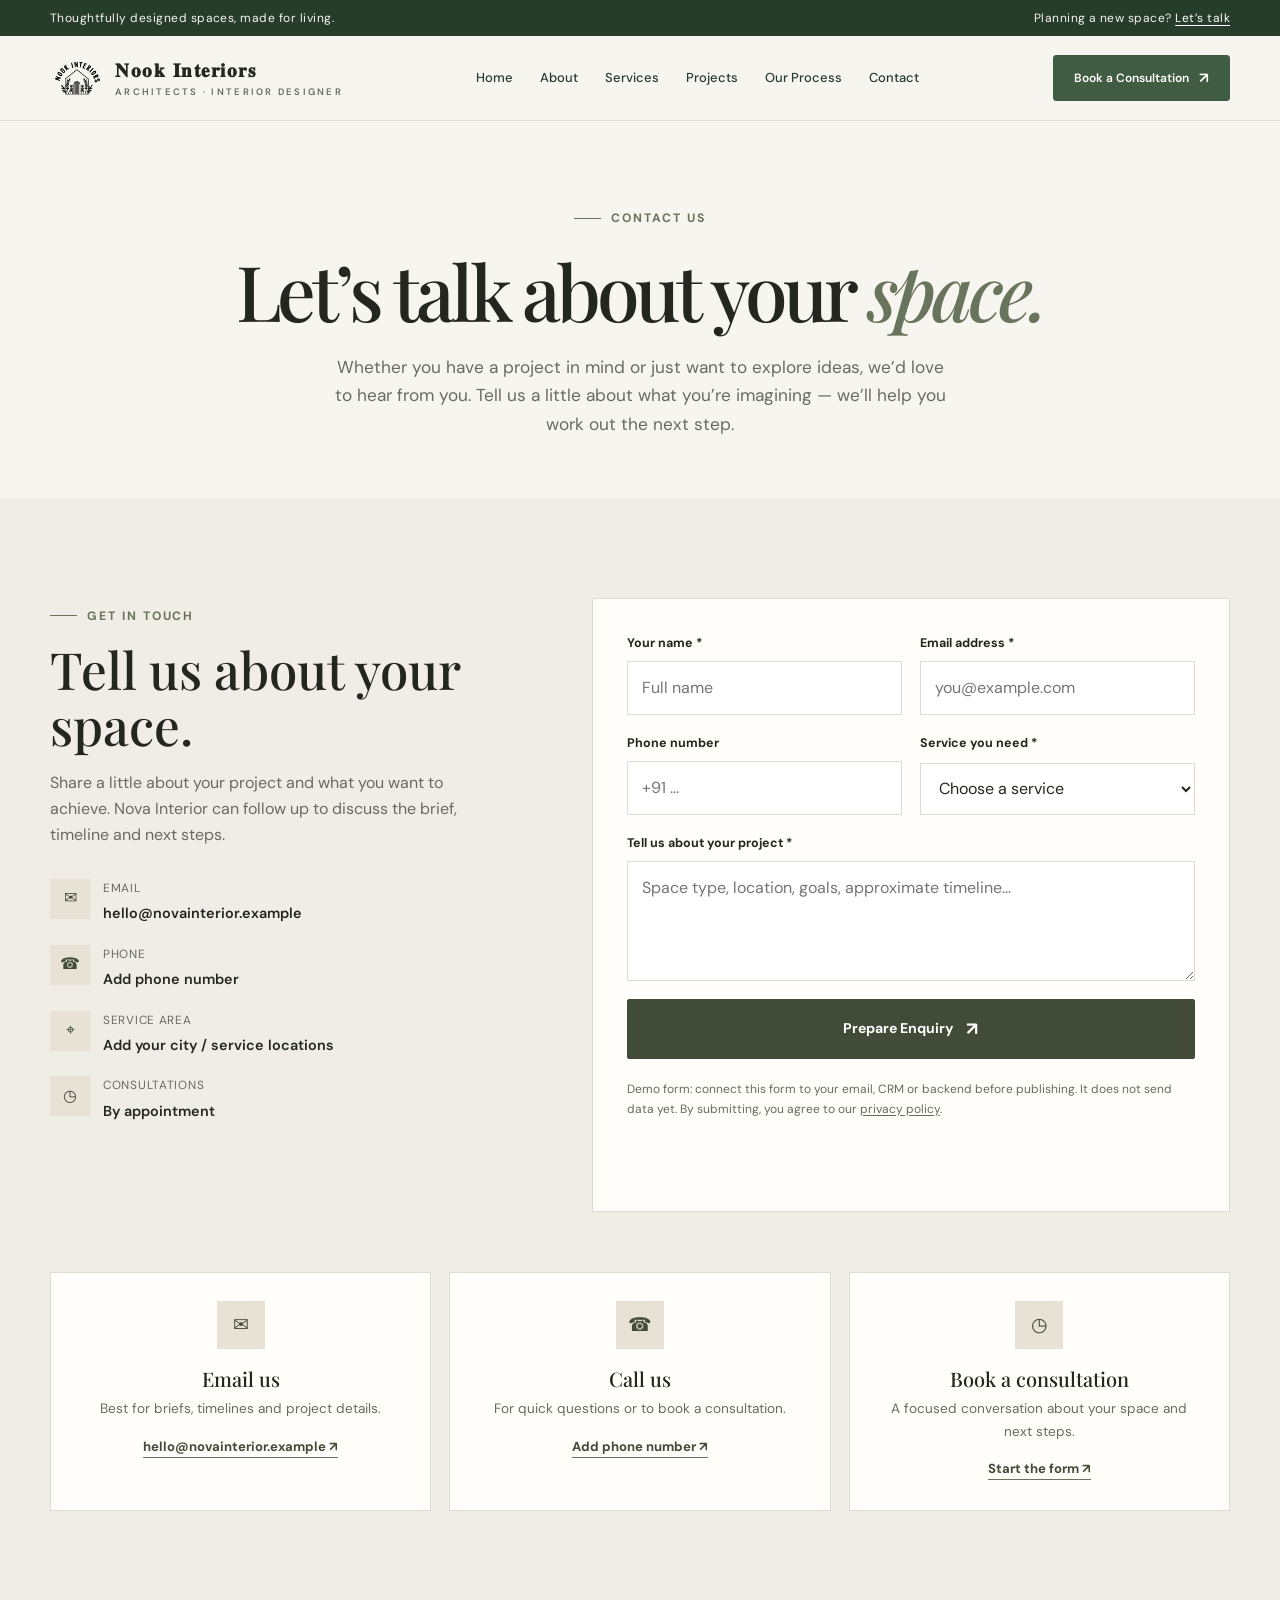
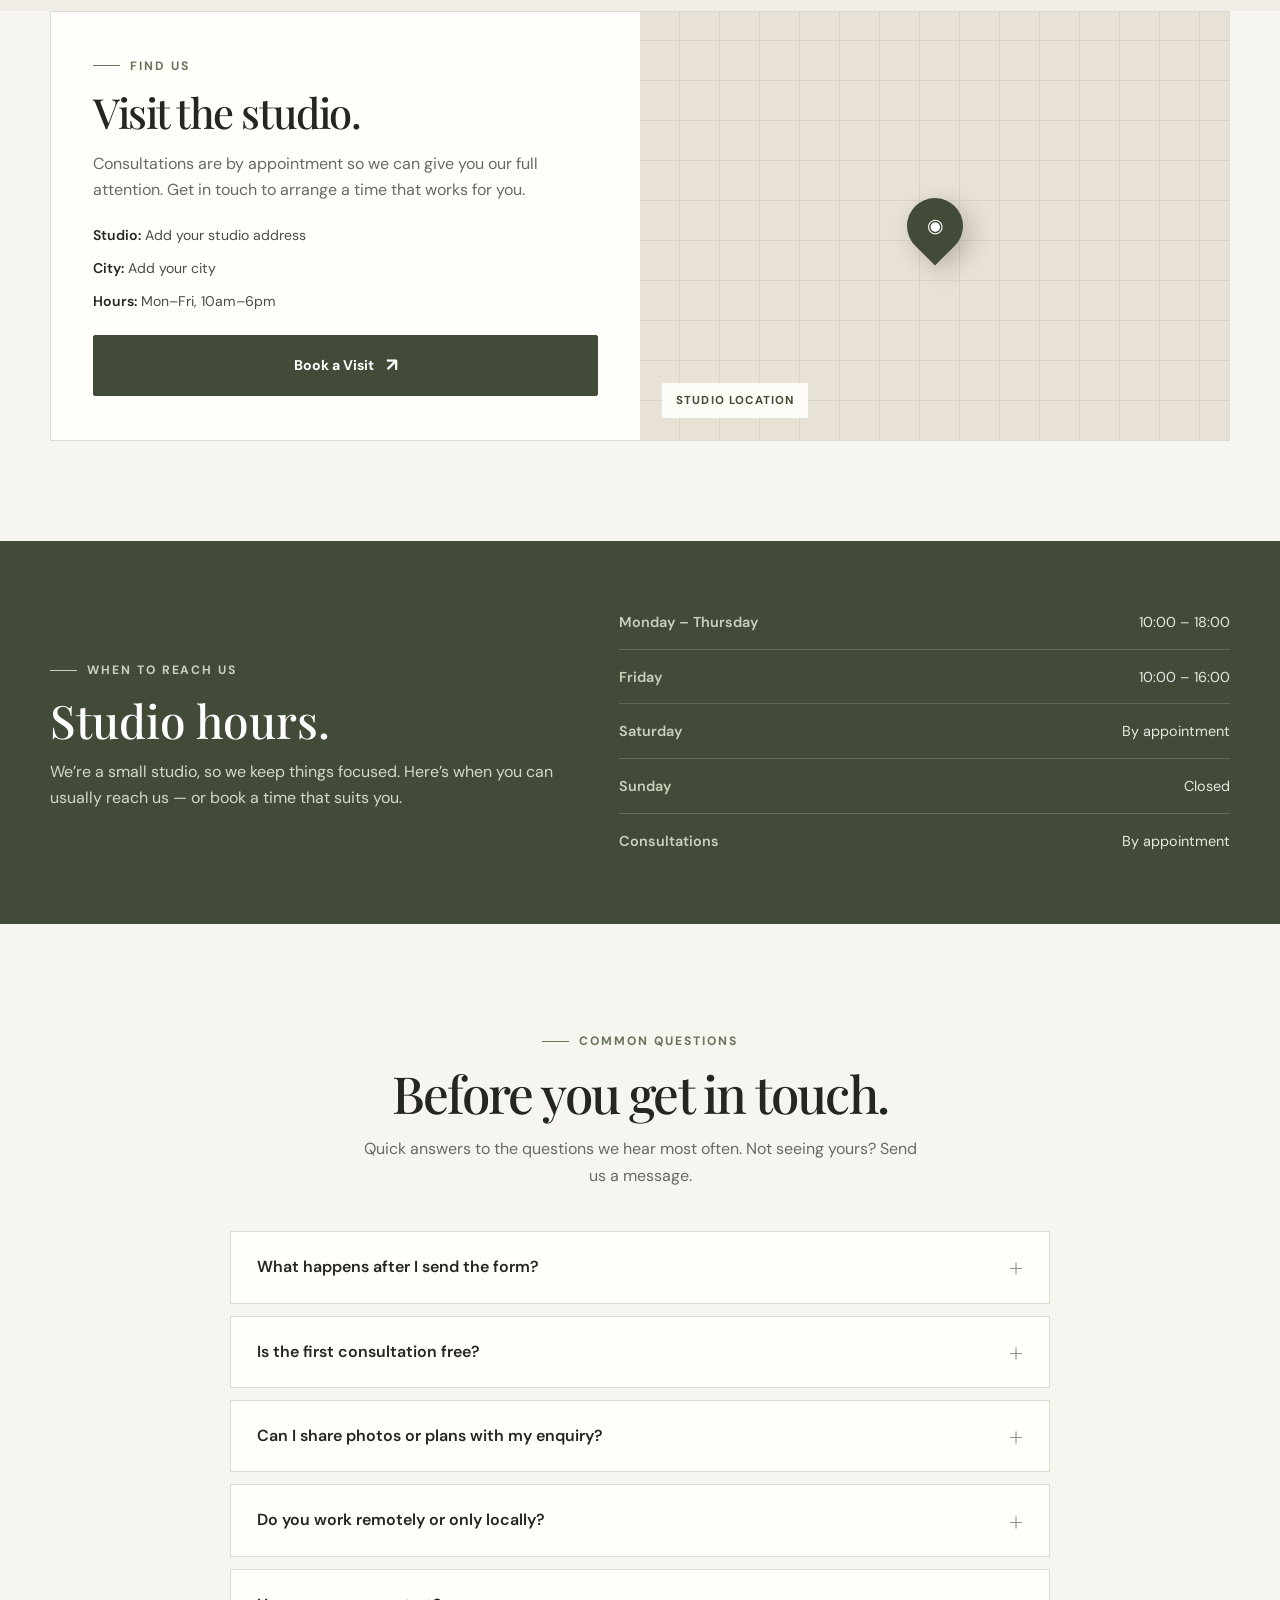
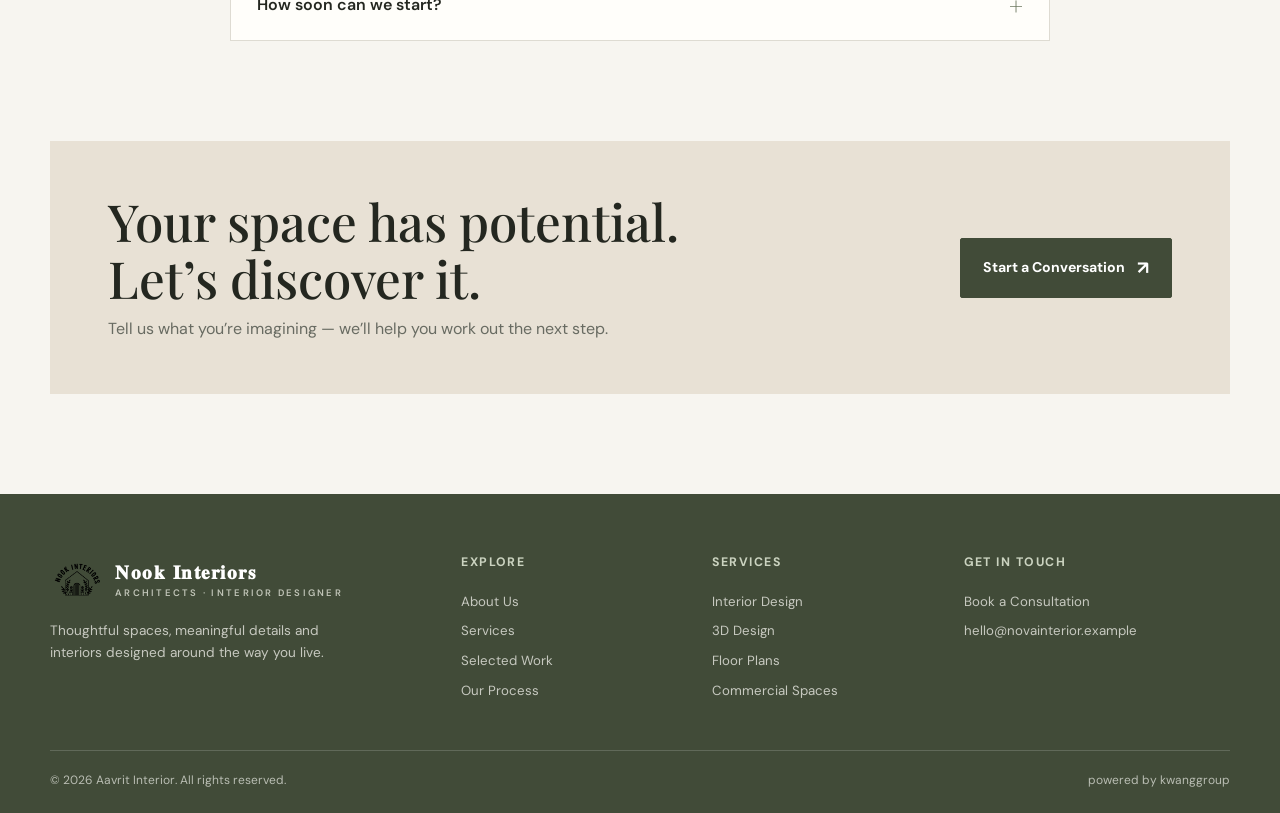
<file: contact.html>
<!DOCTYPE html>
<html lang="en">
<head>
  <meta charset="UTF-8">
  <meta name="viewport" content="width=device-width, initial-scale=1">
  <meta name="description" content="Get in touch with Nova Interior — book a consultation, ask about a project, or start a conversation about your space.">
  <meta name="theme-color" content="#f7f5f0">
  <title>Contact Us | Nova Interior</title>
  <link rel="preconnect" href="https://fonts.googleapis.com">
  <link rel="preconnect" href="https://fonts.gstatic.com" crossorigin>
  <link href="https://fonts.googleapis.com/css2?family=DM+Sans:wght@400;500;600;700&family=Playfair+Display:wght@500;600;700&display=swap" rel="stylesheet">
  <link rel="stylesheet" href="contact.css">
  <link rel="stylesheet" href="nav.css">
  <link rel="stylesheet" href="footer.css">
</head>
<body>
  <div class="topbar">
    <div class="container topbar-inner">
      <span>Thoughtfully designed spaces, made for living.</span>
      <span>Planning a new space? <a href="#contact">Let’s talk</a></span>
    </div>
  </div>

<!-- Dynamic Header / Navbar -->
<header class="site-header">
  <div class="container nav">

    <!-- Brand Logo -->
    <a class="brand" href="index.html" aria-label="Home">
      <img
        src="images/nova-logo.png"
        alt="Business logo"
        class="brand-logo"
        width="56"
        height="56"
      >

      <span class="brand-name">
        𝐍𝐨𝐨𝐤 𝐈𝐧𝐭𝐞𝐫𝐢𝐨𝐫𝐬
        <small>ARCHITECTS · INTERIOR DESIGNER</small>
      </span>
    </a>

    <!-- Navigation Links -->
    <nav
      class="nav-links"
      id="navLinks"
      aria-label="Main navigation"
    >
      <a href="index.html">Home</a>
      <a href="about.html">About</a>
      <a href="service.html">Services</a>
      <a href="project.html">Projects</a>
      <a href="our.html">Our Process</a>
      <a href="contact.html">Contact</a>
    </nav>

    <!-- Navigation Actions -->
    <div class="nav-actions">
      <a class="btn consultation-btn" href="contact.html">
        Book a Consultation
        <span class="arrow" aria-hidden="true">↗</span>
      </a>

      <button
        class="menu-toggle"
        id="menuToggle"
        type="button"
        aria-label="Open navigation menu"
        aria-controls="navLinks"
        aria-expanded="false"
      >
        <span class="menu-icon" aria-hidden="true">☰</span>
      </button>
    </div>

  </div>
</header>


  <main>
    <!-- Page Hero -->
    <section class="page-hero">
      <div class="container">
        <span class="eyebrow">Contact us</span>
        <h1>Let’s talk about your <em>space.</em></h1>
        <p>Whether you have a project in mind or just want to explore ideas, we’d love to hear from you. Tell us a little about what you’re imagining — we’ll help you work out the next step.</p>
      </div>
    </section>

    <!-- Contact form + details -->
    <section class="section contact" id="contact">
      <div class="container">
        <div class="contact-grid">
          <div class="contact-copy">
            <span class="eyebrow">Get in touch</span>
            <h2>Tell us about your space.</h2>
            <p>Share a little about your project and what you want to achieve. Nova Interior can follow up to discuss the brief, timeline and next steps.</p>
            <div class="contact-details">
              <div class="contact-detail">
                <span class="symbol">✉</span>
                <div><small>Email</small><strong><a href="mailto:hello@novainterior.example">hello@novainterior.example</a></strong></div>
              </div>
              <div class="contact-detail">
                <span class="symbol">☎</span>
                <div><small>Phone</small><strong><a href="tel:+910000000000">Add phone number</a></strong></div>
              </div>
              <div class="contact-detail">
                <span class="symbol">⌖</span>
                <div><small>Service area</small><strong>Add your city / service locations</strong></div>
              </div>
              <div class="contact-detail">
                <span class="symbol">◷</span>
                <div><small>Consultations</small><strong>By appointment</strong></div>
              </div>
            </div>
          </div>

          <form class="contact-form" id="contactForm">
            <div class="form-grid">
              <div class="field"><label for="name">Your name *</label><input id="name" name="name" autocomplete="name" placeholder="Full name" required></div>
              <div class="field"><label for="email">Email address *</label><input id="email" name="email" type="email" autocomplete="email" placeholder="you@example.com" required></div>
              <div class="field"><label for="phone">Phone number</label><input id="phone" name="phone" type="tel" autocomplete="tel" placeholder="+91 ..."></div>
              <div class="field"><label for="service">Service you need *</label><select id="service" name="service" required><option value="">Choose a service</option><option>Interior Design</option><option>3D Design &amp; Elevation</option><option>Floor Plans &amp; Drawings</option><option>Furniture &amp; Styling</option><option>Residential Interiors</option><option>Commercial Interiors</option><option>Not sure yet</option></select></div>
              <div class="field full"><label for="message">Tell us about your project *</label><textarea id="message" name="message" placeholder="Space type, location, goals, approximate timeline..." required></textarea></div>
              <div class="field full"><button class="btn" type="submit">Prepare Enquiry <span class="arrow">↗</span></button><p class="form-note">Demo form: connect this form to your email, CRM or backend before publishing. It does not send data yet. By submitting, you agree to our <a href="#">privacy policy</a>.</p><div class="form-status" id="formStatus" role="status" aria-live="polite"></div></div>
            </div>
          </form>
        </div>

        <!-- Quick channels -->
        <div class="channels">
          <div class="channel">
            <span class="symbol">✉</span>
            <h3>Email us</h3>
            <p>Best for briefs, timelines and project details.</p>
            <a href="mailto:hello@novainterior.example">hello@novainterior.example ↗</a>
          </div>
          <div class="channel">
            <span class="symbol">☎</span>
            <h3>Call us</h3>
            <p>For quick questions or to book a consultation.</p>
            <a href="tel:+910000000000">Add phone number ↗</a>
          </div>
          <div class="channel">
            <span class="symbol">◷</span>
            <h3>Book a consultation</h3>
            <p>A focused conversation about your space and next steps.</p>
            <a href="#contactForm">Start the form ↗</a>
          </div>
        </div>
      </div>
    </section>

    <!-- Map / Location -->
    <section class="section" id="location" style="padding-top:0">
      <div class="container">
        <div class="map-block">
          <div class="map-info">
            <span class="eyebrow">Find us</span>
            <h2>Visit the studio.</h2>
            <p>Consultations are by appointment so we can give you our full attention. Get in touch to arrange a time that works for you.</p>
            <div class="map-detail">
              <div><strong>Studio:</strong> Add your studio address</div>
              <div><strong>City:</strong> Add your city</div>
              <div><strong>Hours:</strong> Mon–Fri, 10am–6pm</div>
            </div>
            <a class="btn" href="index.html#contact">Book a Visit <span class="arrow">↗</span></a>
          </div>
          <div class="map-visual" role="img" aria-label="Map placeholder showing studio location">
            <div class="pin"><span>◉</span></div>
            <div class="map-label">Studio location</div>
          </div>
        </div>
      </div>
    </section>

    <!-- Office hours -->
    <section class="hours">
      <div class="container">
        <div class="hours-grid">
          <div class="hours-copy">
            <span class="eyebrow">When to reach us</span>
            <h2>Studio hours.</h2>
            <p>We’re a small studio, so we keep things focused. Here’s when you can usually reach us — or book a time that suits you.</p>
          </div>
          <ul class="hours-list">
            <li><span>Monday – Thursday</span><span>10:00 – 18:00</span></li>
            <li><span>Friday</span><span>10:00 – 16:00</span></li>
            <li><span>Saturday</span><span>By appointment</span></li>
            <li><span>Sunday</span><span>Closed</span></li>
            <li><span>Consultations</span><span>By appointment</span></li>
          </ul>
        </div>
      </div>
    </section>

    <!-- FAQ -->
    <section class="section" id="faq">
      <div class="container">
        <div class="section-head center">
          <span class="eyebrow">Common questions</span>
          <h2>Before you get in touch.</h2>
          <p>Quick answers to the questions we hear most often. Not seeing yours? Send us a message.</p>
        </div>
        <div class="faq-grid">
          <details class="faq-item">
            <summary>What happens after I send the form?</summary>
            <div class="faq-answer">We’ll read your enquiry and get back to you — usually within a couple of working days — to arrange a short conversation about your space, goals, timeline and budget. From there, we’ll recommend the right next step.</div>
          </details>
          <details class="faq-item">
            <summary>Is the first consultation free?</summary>
            <div class="faq-answer">Our initial conversation is about understanding your project — we’ll let you know clearly what’s included and any costs before you commit to anything. Add your specific policy here before launch.</div>
          </details>
          <details class="faq-item">
            <summary>Can I share photos or plans with my enquiry?</summary>
            <div class="faq-answer">Yes, absolutely — photos or plans help a lot. Mention in your message that you have them and we’ll reply with a way to send them securely.</div>
          </details>
          <details class="faq-item">
            <summary>Do you work remotely or only locally?</summary>
            <div class="faq-answer">We work on both local and remote projects. Many services — plans, visualisations, styling direction — can be delivered remotely with video calls. Add your service area details here before launch.</div>
          </details>
          <details class="faq-item">
            <summary>How soon can we start?</summary>
            <div class="faq-answer">That depends on scope and our current schedule. Tell us your timeline in the form and we’ll be upfront about availability and what’s realistic.</div>
          </details>
        </div>
      </div>
    </section>

    <!-- CTA -->
    <section class="cta-section" style="padding-top:0">
      <div class="container">
        <div class="cta-panel">
          <div>
            <h2>Your space has potential. Let’s discover it.</h2>
            <p>Tell us what you’re imagining — we’ll help you work out the next step.</p>
          </div>
          <a class="btn" href="#contact">Start a Conversation <span class="arrow">↗</span></a>
        </div>
      </div>
    </section>
  </main>
<footer>
  <div class="container">
    <div class="footer-grid">

      <!-- Brand -->
      <div class="footer-brand">
        <a class="brand" href="index.html" aria-label="R CREAATIONS & DESIGNS home">
          <img
            src="images/nova-logo.png"
            alt="R CREAATIONS & DESIGNS Logo"
            class="brand-logo"
          >
           <span class="brand-name">
           𝐍𝐨𝐨𝐤 𝐈𝐧𝐭𝐞𝐫𝐢𝐨𝐫𝐬
            <small>ARCHITECTS · INTERIOR DESIGNER</small>
          </span>
        </a>

        <p>
          Thoughtful spaces, meaningful details and interiors
          designed around the way you live.
        </p>
      </div>

      <!-- Explore -->
      <div class="footer-col">
        <h4>Explore</h4>
        <a href="about.html">About Us</a>
        <a href="service.html">Services</a>
        <a href="project.html">Selected Work</a>
        <a href="our.html">Our Process</a>
      </div>

      <!-- Services -->
      <div class="footer-col">
        <h4>Services</h4>
        <a href="service.html">Interior Design</a>
        <a href="service.html">3D Design</a>
        <a href="service.html">Floor Plans</a>
        <a href="service.html">Commercial Spaces</a>
      </div>

      <!-- Contact -->
      <div class="footer-col">
        <h4>Get in Touch</h4>
        <a href="contact.html">Book a Consultation</a>
        <a href="mailto:hello@novainterior.example">
          hello@novainterior.example
        </a>
      </div>

    </div>

    <!-- Bottom Footer -->
    <div class="footer-bottom">
      <span>
        © <span id="year"></span> Aavrit Interior. All rights reserved.
      </span>
      <span>powered by kwanggroup</span>
    </div>
  </div>
</footer>


  <script>
    const toggle = document.getElementById('menuToggle');
    const nav = document.getElementById('navLinks');
    toggle.addEventListener('click', () => {
      const open = nav.classList.toggle('open');
      toggle.setAttribute('aria-expanded', String(open));
      toggle.setAttribute('aria-label', open ? 'Close menu' : 'Open menu');
      toggle.textContent = open ? '×' : '☰';
    });
    nav.querySelectorAll('a').forEach(link => link.addEventListener('click', () => {
      nav.classList.remove('open');
      toggle.setAttribute('aria-expanded', 'false');
      toggle.setAttribute('aria-label', 'Open menu');
      toggle.textContent = '☰';
    }));
    document.getElementById('year').textContent = new Date().getFullYear();
    
/* ==========================================
   GLOBAL SCROLL REVEAL
   Works across all sections and pages
========================================== */

(() => {
  function initScrollReveal() {
    // Avoid duplicate initialization
    if (document.documentElement.dataset.revealInitialized === 'true') {
      return;
    }

    document.documentElement.dataset.revealInitialized = 'true';

    const selectors = [
      'main section',
      'main article',
      'main [data-reveal]',
      'main .section',
      'main .page-hero',
      'body > section',
      'body > article',
      'body > .section',
      'body > .page-hero',
      'footer'
    ];

    const elements = document.querySelectorAll(
      [...new Set(selectors)].join(',')
    );

    // Do not hide anything if animations are unsupported
    if (!('IntersectionObserver' in window)) {
      return;
    }

    // Enable animation only after initialization
    document.documentElement.classList.add('js-reveal-enabled');

    const observer = new IntersectionObserver(
      (entries, currentObserver) => {
        entries.forEach((entry) => {
          if (entry.isIntersecting) {
            entry.target.classList.add('is-revealed');
            currentObserver.unobserve(entry.target);
          }
        });
      },
      {
        threshold: 0.08,
        rootMargin: '0px 0px -35px 0px'
      }
    );

    elements.forEach((element) => {
      // Prevent nested sections from conflicting
      element.classList.add('reveal-on-scroll');

      observer.observe(element);
    });
  }

  if (document.readyState === 'loading') {
    document.addEventListener(
      'DOMContentLoaded',
      initScrollReveal,
      { once: true }
    );
  } else {
    initScrollReveal();
  }
})();

  </script>
</body>
</html>
</file>
<file: contact.css>
/* ============================================
   ROOT VARIABLES
   ============================================ */
:root {
  --ink: #242720;
  --muted: #686b62;
  --cream: #f7f5f0;
  --paper: #fffefa;
  --olive: #68745b;
  --olive-dark: #414b38;
  --sand: #e8e1d5;
  --line: #dedbd2;
  --serif: "Playfair Display", Georgia, serif;
  --sans: "DM Sans", Arial, sans-serif;
  --container: 1180px;
}

/* ============================================
   RESET & BASE
   ============================================ */
* {
  box-sizing: border-box;
}

html {
  scroll-behavior: smooth;
  scroll-padding-top: 88px;
}

body {
  margin: 0;
  background: var(--cream);
  color: var(--ink);
  font-family: var(--sans);
  line-height: 1.65;
}

img {
  display: block;
  width: 100%;
  height: auto;
}

a {
  color: inherit;
  text-decoration: none;
}

button,
input,
select,
textarea {
  font: inherit;
}

button,
a {
  -webkit-tap-highlight-color: transparent;
}

/* ============================================
   LAYOUT UTILITIES
   ============================================ */
.container {
  width: min(var(--container), calc(100% - 48px));
  margin-inline: auto;
}

.eyebrow {
  display: inline-flex;
  align-items: center;
  gap: 10px;
  color: var(--olive);
  font-size: 0.76rem;
  font-weight: 700;
  letter-spacing: 0.16em;
  text-transform: uppercase;
}

.eyebrow::before {
  content: "";
  width: 27px;
  height: 1px;
  background: currentColor;
}

.section {
  padding: 100px 0;
}

.section-head {
  max-width: 650px;
  margin-bottom: 42px;
}

.section-head h2 {
  font: 500 clamp(2.2rem, 4vw, 3.5rem) / 1.12 var(--serif);
  letter-spacing: -0.035em;
  margin: 14px 0;
}

.section-head p {
  color: var(--muted);
  margin: 0;
  max-width: 570px;
}

.section-head.center {
  max-width: 720px;
  margin-inline: auto;
  text-align: center;
}

.section-head.center .eyebrow {
  justify-content: center;
}

.section-head.center p {
  margin-inline: auto;
}

/* ============================================
   BUTTONS
   ============================================ */
.btn {
  display: inline-flex;
  align-items: center;
  justify-content: center;
  gap: 12px;
  padding: 14px 22px;
  border: 1px solid var(--olive-dark);
  background: var(--olive-dark);
  color: #fff;
  border-radius: 2px;
  font-size: 0.88rem;
  font-weight: 700;
  transition: transform 0.2s, background 0.2s, color 0.2s;
}

.btn:hover {
  transform: translateY(-2px);
  background: var(--olive);
  border-color: var(--olive);
}

.btn-light {
  background: transparent;
  color: var(--ink);
  border-color: var(--line);
}

.btn-light:hover {
  color: #fff;
}

.arrow {
  font-size: 1.15rem;
}

/* ============================================
   TOP BAR
   ============================================ */
.topbar {
  background: var(--olive-dark);
  color: #f7f5f0;
  font-size: 0.75rem;
  letter-spacing: 0.04em;
}

.topbar-inner {
  display: flex;
  justify-content: space-between;
  gap: 16px;
  padding: 8px 0;
}

.topbar a {
  text-decoration: underline;
  text-underline-offset: 3px;
}

/* Header / Nav */
header {
  position: sticky;
  top: 0;
  z-index: 50;
  background: rgba(247, 245, 240, 0.94);
  backdrop-filter: blur(16px);
  -webkit-backdrop-filter: blur(16px);
  border-bottom: 1px solid rgba(222, 219, 210, 0.8);
}

.nav {
  height: 82px;
  display: flex;
  align-items: center;
  justify-content: space-between;
  gap: 28px;
}

.brand {
  display: flex;
  align-items: center;
  gap: 11px;
  flex-shrink: 0;
  text-decoration: none;
}

/* Logo Image */
.brand-mark {
  width: 48px;
  height: 48px;
  display: flex;
  align-items: center;
  justify-content: center;
  flex-shrink: 0;
  overflow: hidden;
  border: none;
  color: inherit;
  font: inherit;
  transform: none;
}

.brand-mark img {
  display: block;
  width: 100%;
  height: 100%;
  object-fit: contain;
}

/* Remove old N letter styling */
.brand-mark span {
  display: none;
}

.brand-name {
  font: 600 1.2rem var(--serif);
  letter-spacing: 0.08em;
  line-height: 1.15;
  color: var(--ink);
}

.brand-name small {
  display: block;
  font: 600 0.59rem var(--sans);
  letter-spacing: 0.24em;
  color: var(--muted);
  margin-top: 5px;
}

.nav-links {
  display: flex;
  align-items: center;
  gap: 30px;
  font-size: 0.86rem;
  color: #45483f;
}

.nav-links a {
  text-decoration: none;
  transition: color 0.25s ease;
}

.nav-links a:hover {
  color: var(--olive);
}

.nav-actions {
  display: flex;
  align-items: center;
  gap: 12px;
}

.nav-actions .btn {
  padding: 12px 16px;
}

.menu-toggle {
  display: none;
  background: none;
  border: 0;
  font-size: 1.6rem;
  color: var(--ink);
  padding: 8px;
  cursor: pointer;
}

/* Responsive Header */
@media (max-width: 1024px) {
  .nav {
    gap: 18px;
  }

  .nav-links {
    gap: 18px;
  }

  .brand-name {
    font-size: 1.05rem;
  }

  .nav-actions .btn {
    padding: 11px 12px;
    font-size: 0.85rem;
  }
}

@media (max-width: 768px) {
  .nav {
    height: 72px;
    gap: 12px;
  }

  .brand-mark {
    width: 42px;
    height: 42px;
  }

  .brand {
    gap: 8px;
  }

  .brand-name {
    font-size: 1rem;
  }

  .brand-name small {
    font-size: 0.5rem;
    letter-spacing: 0.15em;
  }

  .nav-links {
    display: none;
  }

  .nav-actions {
    gap: 8px;
  }

  .nav-actions .btn {
    padding: 10px 12px;
    font-size: 0.78rem;
  }

  .menu-toggle {
    display: block;
  }
}

@media (max-width: 480px) {
  .nav {
    height: 68px;
  }

  .brand-mark {
    width: 36px;
    height: 36px;
  }

  .brand-name {
    font-size: 0.9rem;
    letter-spacing: 0.05em;
  }

  .brand-name small {
    font-size: 0.45rem;
    letter-spacing: 0.12em;
    margin-top: 4px;
  }

  .nav-actions .btn {
    padding: 9px 10px;
    font-size: 0.7rem;
  }
}

/* ============================================
   PAGE HERO
   ============================================ */
.page-hero {
  padding: 80px 0 60px;
  text-align: center;
}

.page-hero .eyebrow {
  justify-content: center;
}

.page-hero h1 {
  font: 500 clamp(3rem, 6vw, 5.4rem) / 1.02 var(--serif);
  letter-spacing: -0.055em;
  margin: 22px auto 24px;
  max-width: 900px;
}

.page-hero h1 em {
  font-weight: 500;
  color: var(--olive);
}

.page-hero p {
  max-width: 620px;
  margin: 0 auto;
  color: var(--muted);
  font-size: 1.08rem;
}

/* ============================================
   CONTACT SECTION
   ============================================ */
.contact {
  background: #efede6;
}

.contact-grid {
  display: grid;
  grid-template-columns: 0.85fr 1.15fr;
  gap: 70px;
}

.contact-copy h2 {
  font: 500 clamp(2.3rem, 4vw, 3.5rem) / 1.1 var(--serif);
  margin: 15px 0;
}

.contact-copy > p {
  color: var(--muted);
  max-width: 440px;
}

.contact-details {
  margin-top: 30px;
  display: grid;
  gap: 18px;
}

.contact-detail {
  display: flex;
  gap: 13px;
  align-items: flex-start;
}

.contact-detail .symbol {
  width: 40px;
  height: 40px;
  background: var(--sand);
  display: grid;
  place-items: center;
  color: var(--olive-dark);
  flex-shrink: 0;
  font-size: 1rem;
}

.contact-detail small {
  display: block;
  color: var(--muted);
  font-size: 0.74rem;
  letter-spacing: 0.06em;
  text-transform: uppercase;
  margin-bottom: 2px;
}

.contact-detail strong {
  font-size: 0.9rem;
  font-weight: 600;
}

.contact-detail a {
  color: inherit;
  border-bottom: 1px solid transparent;
  transition: border-color 0.2s;
}

.contact-detail a:hover {
  border-bottom-color: var(--olive);
}

/* ============================================
   CONTACT FORM
   ============================================ */
.contact-form {
  background: var(--paper);
  padding: 34px;
  border: 1px solid var(--line);
}

.form-grid {
  display: grid;
  grid-template-columns: 1fr 1fr;
  gap: 18px;
}

.field {
  display: grid;
  gap: 7px;
}

.field.full {
  grid-column: 1 / -1;
}

.field label {
  font-size: 0.78rem;
  font-weight: 700;
}

.field input,
.field select,
.field textarea {
  width: 100%;
  padding: 13px 14px;
  background: #fff;
  border: 1px solid var(--line);
  outline: none;
  border-radius: 0;
  color: var(--ink);
}

.field input:focus,
.field select:focus,
.field textarea:focus {
  border-color: var(--olive);
}

.field textarea {
  min-height: 120px;
  resize: vertical;
}

.form-note {
  font-size: 0.75rem;
  color: var(--muted);
  margin: 14px 0 18px;
}

.form-note a {
  text-decoration: underline;
  text-underline-offset: 2px;
}

.form-status {
  font-size: 0.85rem;
  margin-top: 12px;
  color: var(--olive-dark);
  min-height: 1.5em;
}

/* ============================================
   QUICK CHANNELS
   ============================================ */
.channels {
  display: grid;
  grid-template-columns: repeat(3, 1fr);
  gap: 18px;
  margin-top: 60px;
}

.channel {
  background: var(--paper);
  border: 1px solid var(--line);
  padding: 28px 26px;
  text-align: center;
  transition: transform 0.25s, box-shadow 0.25s;
}

.channel:hover {
  transform: translateY(-5px);
  box-shadow: 0 20px 40px #262a2010;
}

.channel .symbol {
  width: 48px;
  height: 48px;
  margin: 0 auto 16px;
  background: var(--sand);
  display: grid;
  place-items: center;
  color: var(--olive-dark);
  font-size: 1.2rem;
}

.channel h3 {
  font: 500 1.25rem var(--serif);
  margin: 0 0 6px;
}

.channel p {
  font-size: 0.85rem;
  color: var(--muted);
  margin: 0 0 12px;
}

.channel a {
  font-size: 0.82rem;
  font-weight: 700;
  color: var(--olive-dark);
  border-bottom: 1px solid var(--olive);
  padding-bottom: 2px;
}

/* ============================================
   MAP / LOCATION
   ============================================ */
.map-block {
  background: var(--paper);
  border: 1px solid var(--line);
  display: grid;
  grid-template-columns: 1fr 1fr;
  overflow: hidden;
}

.map-info {
  padding: 44px 42px;
  display: flex;
  flex-direction: column;
  justify-content: center;
}

.map-info h2 {
  font: 500 clamp(1.9rem, 3.4vw, 2.6rem) / 1.14 var(--serif);
  letter-spacing: -0.035em;
  margin: 12px 0 16px;
}

.map-info p {
  color: var(--muted);
  margin: 0 0 20px;
}

.map-info .map-detail {
  display: grid;
  gap: 10px;
  margin-bottom: 22px;
}

.map-info .map-detail div {
  font-size: 0.88rem;
  color: #4a4d44;
}

.map-info .map-detail strong {
  color: var(--ink);
  font-weight: 600;
}

.map-visual {
  min-height: 380px;
  background: var(--sand);
  display: grid;
  place-items: center;
  position: relative;
  overflow: hidden;
}

.map-visual::before {
  content: "";
  position: absolute;
  inset: 0;
  background-image:
    repeating-linear-gradient(0deg, transparent, transparent 39px, #d5cfc1 39px, #d5cfc1 40px),
    repeating-linear-gradient(90deg, transparent, transparent 39px, #d5cfc1 39px, #d5cfc1 40px);
  opacity: 0.7;
}

.map-visual .pin {
  position: relative;
  width: 56px;
  height: 56px;
  background: var(--olive-dark);
  border-radius: 50% 50% 50% 0;
  transform: rotate(-45deg);
  display: grid;
  place-items: center;
  box-shadow: 0 10px 24px #0003;
}

.map-visual .pin span {
  transform: rotate(45deg);
  color: #fff;
  font-size: 1.2rem;
}

.map-visual .map-label {
  position: absolute;
  bottom: 22px;
  left: 22px;
  background: #fffefaed;
  padding: 8px 14px;
  font-size: 0.72rem;
  letter-spacing: 0.1em;
  text-transform: uppercase;
  font-weight: 700;
  color: var(--olive-dark);
}

/* ============================================
   HOURS SECTION
   ============================================ */
.hours {
  background: var(--olive-dark);
  color: #fff;
  padding: 56px 0;
}

.hours-grid {
  display: grid;
  grid-template-columns: 1fr 1.2fr;
  gap: 60px;
  align-items: center;
}

.hours-copy .eyebrow {
  color: #c9d1bc;
}

.hours-copy h2 {
  font: 500 clamp(2rem, 3.6vw, 2.9rem) / 1.14 var(--serif);
  margin: 14px 0 12px;
}

.hours-copy p {
  color: #d4d7cd;
  margin: 0;
}

.hours-list {
  list-style: none;
  padding: 0;
  margin: 0;
  display: grid;
  gap: 2px;
}

.hours-list li {
  display: flex;
  justify-content: space-between;
  gap: 20px;
  padding: 14px 0;
  border-bottom: 1px solid #ffffff2a;
  font-size: 0.9rem;
}

.hours-list li:last-child {
  border-bottom: 0;
}

.hours-list li span:first-child {
  color: #c9d1bc;
  font-weight: 600;
}

.hours-list li span:last-child {
  color: #e7e8e2;
}

/* ============================================
   FAQ
   ============================================ */
.faq-grid {
  max-width: 820px;
  margin: 0 auto;
  display: grid;
  gap: 12px;
}

.faq-item {
  background: var(--paper);
  border: 1px solid var(--line);
}

.faq-item summary {
  cursor: pointer;
  padding: 22px 26px;
  font-weight: 600;
  font-size: 1rem;
  list-style: none;
  display: flex;
  justify-content: space-between;
  align-items: center;
  gap: 20px;
}

.faq-item summary::-webkit-details-marker {
  display: none;
}

.faq-item summary::after {
  content: "+";
  font: 500 1.5rem var(--serif);
  color: var(--olive);
  transition: transform 0.2s;
  line-height: 1;
}

.faq-item[open] summary::after {
  transform: rotate(45deg);
}

.faq-item[open] summary {
  color: var(--olive-dark);
}

.faq-answer {
  padding: 0 26px 24px;
  color: var(--muted);
  font-size: 0.93rem;
  line-height: 1.7;
}

/* ============================================
   CTA SECTION
   ============================================ */
.cta-section {
  padding: 0 0 100px;
}

.cta-panel {
  background: var(--sand);
  display: grid;
  grid-template-columns: 1fr auto;
  gap: 25px;
  align-items: center;
  padding: 52px 58px;
}

.cta-panel h2 {
  font: 500 clamp(2.2rem, 4vw, 3.4rem) / 1.1 var(--serif);
  margin: 0 0 10px;
  max-width: 650px;
}

.cta-panel p {
  margin: 0;
  color: var(--muted);
}

/* ============================================
   FOOTER
   ============================================ */
footer {
  background: #242920;
  color: #f5f3ec;
  padding: 58px 0 22px;
}

.footer-grid {
  display: grid;
  grid-template-columns: 1.4fr 0.8fr 0.8fr 1fr;
  gap: 38px;
  padding-bottom: 40px;
}

.footer-brand .brand-name {
  color: #fff;
}

.footer-brand .brand-name small {
  color: #c0c4b7;
}

.footer-brand .brand-mark {
  color: #d1d8c7;
  border-color: #9da88d;
}

.footer-brand p {
  max-width: 300px;
  color: #c7c9c0;
  font-size: 0.85rem;
}

.footer-col h4 {
  font-size: 0.77rem;
  letter-spacing: 0.12em;
  text-transform: uppercase;
  color: #cbd3c0;
  margin: 0 0 18px;
}

.footer-col a,
.footer-col p {
  display: block;
  color: #c7c9c0;
  font-size: 0.83rem;
  margin: 8px 0;
}

.footer-col a:hover {
  color: #fff;
}

.footer-bottom {
  border-top: 1px solid #ffffff2a;
  padding-top: 20px;
  display: flex;
  justify-content: space-between;
  gap: 16px;
  color: #b9bdb3;
  font-size: 0.75rem;
}

.mobile-cta {
  display: none;
}

/* ============================================
   RESPONSIVE — 950px
   ============================================ */
@media (max-width: 950px) {
  .nav-links {
    gap: 17px;
  }

  .nav-actions .btn {
    display: none;
  }

  .contact-grid {
    gap: 35px;
  }

  .channels {
    grid-template-columns: 1fr;
  }

  .map-block {
    grid-template-columns: 1fr;
  }

  .map-visual {
    min-height: 260px;
  }

  .hours-grid {
    grid-template-columns: 1fr;
    gap: 32px;
  }

  .footer-grid {
    grid-template-columns: 1.2fr 1fr;
  }
}

/* ============================================
   RESPONSIVE — 720px
   ============================================ */
@media (max-width: 720px) {
  .container {
    width: min(100% - 34px, var(--container));
  }

  .topbar-inner {
    justify-content: center;
    text-align: center;
  }

  .topbar-inner span:first-child {
    display: none;
  }

  .nav {
    height: 72px;
  }

  .menu-toggle {
    display: block;
  }

  .nav-links {
    display: none;
    position: absolute;
    top: 72px;
    left: 0;
    right: 0;
    background: var(--cream);
    padding: 20px 24px 25px;
    border-bottom: 1px solid var(--line);
    flex-direction: column;
    align-items: stretch;
    gap: 0;
  }

  .nav-links.open {
    display: flex;
  }

  .nav-links a {
    padding: 12px 0;
    border-bottom: 1px solid var(--line);
  }

  .nav-links a:last-child {
    border: 0;
  }

  .page-hero {
    padding: 48px 0 40px;
  }

  .section {
    padding: 68px 0;
  }

  .contact-grid {
    grid-template-columns: 1fr;
    gap: 38px;
  }

  .contact-form {
    padding: 23px 18px;
  }

  .form-grid {
    grid-template-columns: 1fr;
  }

  .field.full {
    grid-column: auto;
  }

  .map-info {
    padding: 30px 24px;
  }

  .hours {
    padding: 48px 0;
  }

  .faq-item summary {
    padding: 18px 20px;
    font-size: 0.94rem;
  }

  .faq-answer {
    padding: 0 20px 20px;
  }

  .cta-section {
    padding-bottom: 68px;
  }

  .cta-panel {
    grid-template-columns: 1fr;
    padding: 32px 25px;
  }

  .footer-grid {
    grid-template-columns: 1fr 1fr;
    gap: 30px 20px;
  }

  .footer-brand {
    grid-column: 1 / -1;
  }

  .footer-bottom {
    flex-direction: column;
  }

  .mobile-cta {
    position: fixed;
    bottom: 12px;
    left: 12px;
    right: 12px;
    z-index: 40;
    display: flex;
    justify-content: center;
  }

  .mobile-cta a {
    width: 100%;
    box-shadow: 0 8px 24px #0002;
  }

  .contact {
    padding-bottom: 92px;
  }
}

/* ============================================
   REDUCED MOTION
   ============================================ */
@media (prefers-reduced-motion: reduce) {
  html {
    scroll-behavior: auto;
  }

  *,
  *::before,
  *::after {
    transition: none !important;
    animation: none !important;
  }
}
</file>
<file: nav.css>
/* ==========================================
   AAVRIT INTERIOR — RESPONSIVE NAVBAR
   Desktop • Tablet • Mobile
   ========================================== */

/* ---------- 1. Global Variables ---------- */

:root {
  --nav-bg: rgba(247, 245, 240, 0.94);
  --nav-text: #263d2b;
  --nav-muted: #6c756b;
  --nav-accent: #405c42;
  --nav-accent-hover: #2e4531;
  --nav-border: rgba(38, 61, 43, 0.12);
  --nav-white: #ffffff;
  --nav-transition: 0.3s ease;
}

/* ---------- 2. Topbar ---------- */

.topbar {
  width: 100%;
  background: #263d2b;
  color: #f7f5f0;
  font-size: 12px;
  line-height: 1.5;
  position: relative;
  z-index: 1001;
}

.topbar-inner {
  min-height: 36px;
  display: flex;
  align-items: center;
  justify-content: space-between;
  gap: 20px;
  padding-top: 7px;
  padding-bottom: 7px;
}

.topbar-inner span {
  margin: 0;
}

.topbar a {
  color: #ffffff;
  text-decoration: underline;
  text-underline-offset: 3px;
  transition: opacity var(--nav-transition);
}

.topbar a:hover {
  opacity: 0.75;
}

/* ---------- 3. Main Header ---------- */

header {
  width: 100%;
  position: sticky;
  top: 0;
  z-index: 1000;

  background: var(--nav-bg);
  border-bottom: 1px solid var(--nav-border);

  -webkit-backdrop-filter: blur(16px);
  backdrop-filter: blur(16px);
}

/* ---------- 4. Container ---------- */

.container {
  width: min(100% - 48px, 1240px);
  margin-inline: auto;
}

/* ---------- 5. Navbar Layout ---------- */

.nav {
  min-height: 84px;
  display: flex;
  align-items: center;
  justify-content: space-between;
  gap: 30px;
}

/* ---------- 6. Brand / Logo ---------- */

.brand {
  display: inline-flex;
  align-items: center;
  gap: 12px;

  flex-shrink: 0;
  min-width: 0;

  color: var(--nav-text);
  text-decoration: none;
}

/* Logo image styling */

.brand-logo {
  display: block;

  width: 54px;
  height: 54px;

  flex-shrink: 0;
  object-fit: contain;
  object-position: center;

  border: 0;
  border-radius: 0;

  transition:
    transform 0.35s ease,
    opacity 0.35s ease;
}

.brand:hover .brand-logo {
  transform: scale(1.04);
}

/* Brand name */

.brand-name {
  display: flex;
  flex-direction: column;
  justify-content: center;

  font-family: "DM Sans", sans-serif;
  font-size: 18px;
  font-weight: 700;
  line-height: 1.25;
  letter-spacing: 0.2px;

  color: var(--nav-text);
  white-space: nowrap;
}

.brand-name small {
  display: block;
  margin-top: 5px;

  font-size: 9px;
  font-weight: 500;
  line-height: 1.4;
  letter-spacing: 1.25px;

  color: var(--nav-muted);
}

/* ---------- 7. Navigation Links ---------- */

.nav-links {
  display: flex;
  align-items: center;
  justify-content: center;
  gap: 27px;

  flex: 1;
  min-width: 0;
}

.nav-links a {
  position: relative;

  display: inline-flex;
  align-items: center;

  padding: 10px 0;

  color: var(--nav-text);
  text-decoration: none;

  font-family: "DM Sans", sans-serif;
  font-size: 13px;
  font-weight: 500;
  line-height: 1.5;

  white-space: nowrap;

  transition:
    color var(--nav-transition),
    opacity var(--nav-transition);
}

/* Underline hover animation */

.nav-links a::after {
  content: "";
  position: absolute;

  left: 0;
  bottom: 3px;

  width: 100%;
  height: 1px;

  background: var(--nav-accent);

  transform: scaleX(0);
  transform-origin: right;

  transition: transform 0.3s ease;
}

.nav-links a:hover {
  color: var(--nav-accent);
}

.nav-links a:hover::after {
  transform: scaleX(1);
  transform-origin: left;
}

/* ---------- 8. Navbar Actions ---------- */

.nav-actions {
  display: flex;
  align-items: center;
  justify-content: flex-end;
  gap: 14px;

  flex-shrink: 0;
}

/* Consultation button */

.nav-actions > .btn {
  display: inline-flex;
  align-items: center;
  justify-content: center;
  gap: 10px;

  min-height: 46px;
  padding: 0 20px;

  background: var(--nav-accent);
  color: var(--nav-white);

  border: 1px solid var(--nav-accent);
  border-radius: 3px;

  font-family: "DM Sans", sans-serif;
  font-size: 12px;
  font-weight: 600;
  line-height: 1.4;
  text-align: center;
  text-decoration: none;
  white-space: nowrap;

  transition:
    background var(--nav-transition),
    border-color var(--nav-transition),
    transform var(--nav-transition);
}

.nav-actions > .btn:hover {
  background: var(--nav-accent-hover);
  border-color: var(--nav-accent-hover);
  transform: translateY(-1px);
}

.nav-actions .arrow {
  display: inline-block;
  font-size: 15px;
  line-height: 1;

  transition: transform var(--nav-transition);
}

.nav-actions > .btn:hover .arrow {
  transform: translate(2px, -2px);
}

/* ---------- 9. Hamburger Button ---------- */

.menu-toggle {
  display: none;

  align-items: center;
  justify-content: center;

  width: 44px;
  height: 44px;
  padding: 0;

  background: transparent;
  color: var(--nav-text);

  border: 1px solid var(--nav-border);
  border-radius: 3px;

  font-family: Arial, sans-serif;
  font-size: 25px;
  line-height: 1;

  cursor: pointer;

  transition:
    background var(--nav-transition),
    color var(--nav-transition),
    border-color var(--nav-transition);
}

.menu-toggle:hover {
  background: var(--nav-accent);
  color: #ffffff;
  border-color: var(--nav-accent);
}

.menu-toggle:focus-visible,
.nav-links a:focus-visible,
.nav-actions .btn:focus-visible,
.brand:focus-visible {
  outline: 2px solid var(--nav-accent);
  outline-offset: 4px;
}

/* ==========================================
   10. SMALL DESKTOP / LAPTOP
   ========================================== */

@media (max-width: 1150px) {
  .container {
    width: min(100% - 40px, 1240px);
  }

  .nav {
    gap: 20px;
    min-height: 78px;
  }

  .brand {
    gap: 9px;
  }

  .brand-logo {
    width: 48px;
    height: 48px;
  }

  .brand-name {
    font-size: 16px;
  }

  .brand-name small {
    font-size: 8px;
    letter-spacing: 1px;
  }

  .nav-links {
    gap: 18px;
  }

  .nav-links a {
    font-size: 12px;
  }

  .nav-actions > .btn {
    padding: 0 14px;
    min-height: 43px;
    font-size: 11px;
  }
}

/* ==========================================
   11. TABLET AND MOBILE NAVIGATION
   ========================================== */

@media (max-width: 900px) {
  .container {
    width: calc(100% - 36px);
  }

  .nav {
    min-height: 74px;
    gap: 12px;
  }

  .brand-logo {
    width: 46px;
    height: 46px;
  }

  .brand-name {
    font-size: 16px;
  }

  .brand-name small {
    font-size: 8px;
    letter-spacing: 0.9px;
  }

  /* Mobile menu panel */

  .nav-links {
    position: absolute;
    top: 100%;
    left: 0;
    right: 0;

    display: flex;
    flex-direction: column;
    align-items: stretch;
    justify-content: flex-start;
    gap: 0;

    width: 100%;
    max-height: calc(100dvh - 110px);
    overflow-y: auto;

    padding: 12px 22px 20px;

    background: #f7f5f0;
    border-bottom: 1px solid var(--nav-border);
    box-shadow: 0 14px 24px rgba(25, 40, 28, 0.08);

    visibility: hidden;
    opacity: 0;
    pointer-events: none;

    transform: translateY(-8px);

    transition:
      opacity 0.25s ease,
      transform 0.25s ease,
      visibility 0.25s ease;
  }

  .nav-links.open {
    visibility: visible;
    opacity: 1;
    pointer-events: auto;
    transform: translateY(0);
  }

  .nav-links a {
    display: flex;
    align-items: center;

    width: 100%;
    padding: 15px 2px;

    border-bottom: 1px solid rgba(38, 61, 43, 0.09);

    font-size: 14px;
  }

  .nav-links a:last-child {
    border-bottom: 0;
  }

  .nav-links a::after {
    display: none;
  }

  .nav-links a:hover {
    padding-left: 7px;
  }

  /* Show hamburger */

  .menu-toggle {
    display: inline-flex;
    flex-shrink: 0;
  }

  .nav-actions {
    gap: 10px;
  }
}

/* ==========================================
   12. MOBILE
   ========================================== */

@media (max-width: 600px) {
  .container {
    width: calc(100% - 32px);
  }

  /* Topbar */

  .topbar {
    font-size: 10px;
  }

  .topbar-inner {
    min-height: 34px;
    gap: 10px;
  }

  .topbar-inner span {
    max-width: 60%;
  }

  .topbar-inner span:last-child {
    text-align: right;
  }

  /* Header */

  .nav {
    min-height: 68px;
    gap: 8px;
  }

  /* Logo image */

  .brand {
    gap: 8px;
    max-width: calc(100% - 54px);
  }

  .brand-logo {
    width: 42px;
    height: 42px;
  }

  .brand-name {
    font-size: 15px;
    letter-spacing: 0;
  }

  .brand-name small {
    margin-top: 3px;
    font-size: 7px;
    letter-spacing: 0.7px;
  }

  /* Hide consultation CTA on mobile */

  .nav-actions > .btn {
    display: none;
  }

  .menu-toggle {
    width: 42px;
    height: 42px;
    font-size: 24px;
  }

  .nav-actions {
    margin-left: auto;
  }

  /* Mobile dropdown */

  .nav-links {
    padding: 10px 20px 18px;
    max-height: calc(100dvh - 102px);
  }

  .nav-links a {
    padding: 14px 2px;
    font-size: 14px;
  }
}

/* ==========================================
   13. EXTRA SMALL MOBILE
   ========================================== */

@media (max-width: 380px) {
  .container {
    width: calc(100% - 24px);
  }

  .topbar {
    font-size: 9px;
  }

  .topbar-inner {
    gap: 6px;
  }

  .brand {
    gap: 6px;
  }

  .brand-logo {
    width: 36px;
    height: 36px;
  }

  .brand-name {
    font-size: 13px;
  }

  .brand-name small {
    font-size: 6px;
    letter-spacing: 0.5px;
  }

  .nav {
    min-height: 64px;
  }

  .menu-toggle {
    width: 38px;
    height: 38px;
  }
}

/* ==========================================
   14. REDUCED MOTION ACCESSIBILITY
   ========================================== */

@media (prefers-reduced-motion: reduce) {
  .brand-logo,
  .nav-links,
  .nav-links a,
  .nav-links a::after,
  .nav-actions > .btn,
  .nav-actions .arrow,
  .menu-toggle,
  .topbar a {
    transition: none;
  }
}
</file>
<file: footer.css>
/* ============================================
   ROOT VARIABLES
   ============================================ */
:root {
  --ink: #242720;
  --muted: #686b62;
  --cream: #f7f5f0;
  --olive: #68745b;
  --olive-dark: #414b38;
  --line: #dedbd2;
  --serif: "Playfair Display", Georgia, serif;
  --sans: "DM Sans", Arial, sans-serif;
  --container: 1180px;
}

/* ============================================
   BASE (needed by footer)
   ============================================ */
* {
  box-sizing: border-box;
}

body {
  margin: 0;
  background: var(--cream);
  color: var(--ink);
  font-family: var(--sans);
  line-height: 1.65;
}

img {
  display: block;
  width: 100%;
  height: auto;
}

a {
  color: inherit;
  text-decoration: none;
}

button {
  font: inherit;
  -webkit-tap-highlight-color: transparent;
}

a {
  -webkit-tap-highlight-color: transparent;
}

/* ============================================
   LAYOUT UTILITY
   ============================================ */
.container {
  width: min(var(--container), calc(100% - 48px));
  margin-inline: auto;
}

/* ============================================
   BRAND (reused inside footer)
   ============================================ */
.brand {
  display: flex;
  align-items: center;
  gap: 11px;
  flex-shrink: 0;
  text-decoration: none;
}

.brand-mark {
  width: 48px;
  height: 48px;
  display: flex;
  align-items: center;
  justify-content: center;
  flex-shrink: 0;
  overflow: hidden;
  border: none;
  color: inherit;
  font: inherit;
  transform: none;
}

.brand-mark img {
  display: block;
  width: 100%;
  height: 100%;
  object-fit: contain;
}

.brand-mark span {
  display: none;
}

.brand-name {
  font: 600 1.2rem var(--serif);
  letter-spacing: 0.08em;
  line-height: 1.15;
  color: var(--ink);
}

.brand-name small {
  display: block;
  font: 600 0.59rem var(--sans);
  letter-spacing: 0.24em;
  color: var(--muted);
  margin-top: 5px;
}

/* ============================================
   FOOTER
   ============================================ */
footer {
  background: #414b38;
  color: #f5f3ec;
  padding: 58px 0 22px;
}

.footer-grid {
  display: grid;
  grid-template-columns: 1.4fr 0.8fr 0.8fr 1fr;
  gap: 38px;
  padding-bottom: 40px;
}

.footer-brand .brand-name {
  color: #fff;
}

.footer-brand .brand-name small {
  color: #c0c4b7;
}

.footer-brand .brand-mark {
  color: #d1d8c7;
  border-color: #9da88d;
}

.footer-brand p {
  max-width: 300px;
  color: #c7c9c0;
  font-size: 0.85rem;
}

.footer-col h4 {
  font-size: 0.77rem;
  letter-spacing: 0.12em;
  text-transform: uppercase;
  color: #cbd3c0;
  margin: 0 0 18px;
}

.footer-col a,
.footer-col p {
  display: block;
  color: #c7c9c0;
  font-size: 0.83rem;
  margin: 8px 0;
}

.footer-col a:hover {
  color: #fff;
}

.footer-bottom {
  border-top: 1px solid #ffffff2a;
  padding-top: 20px;
  display: flex;
  justify-content: space-between;
  gap: 16px;
  color: #b9bdb3;
  font-size: 0.75rem;
}

/* ============================================
   MOBILE CTA (fixed bottom bar — related)
   ============================================ */
.mobile-cta {
  display: none;
}

/* ============================================
   RESPONSIVE — 950px
   ============================================ */
@media (max-width: 950px) {
  .footer-grid {
    grid-template-columns: 1.2fr 1fr;
  }
}

/* ============================================
   RESPONSIVE — 720px
   ============================================ */
@media (max-width: 720px) {
  .container {
    width: min(100% - 34px, var(--container));
  }

  .footer-grid {
    grid-template-columns: 1fr 1fr;
    gap: 30px 20px;
  }

  .footer-brand {
    grid-column: 1 / -1;
  }

  .footer-bottom {
    flex-direction: column;
  }

  .mobile-cta {
    position: fixed;
    bottom: 12px;
    left: 12px;
    right: 12px;
    z-index: 40;
    display: flex;
    justify-content: center;
  }

  .mobile-cta a {
    width: 100%;
    box-shadow: 0 8px 24px #0002;
  }
}

/* ============================================
   REDUCED MOTION
   ============================================ */
@media (prefers-reduced-motion: reduce) {
  html {
    scroll-behavior: auto;
  }

  *,
  *::before,
  *::after {
    transition: none !important;
    animation: none !important;
  }
}

/* ============================================
   FOOTER STAY VISIBLE (animation safety)
   ============================================ */
footer,
.mobile-cta {
  opacity: 1;
  transform: none;
}
</file>
